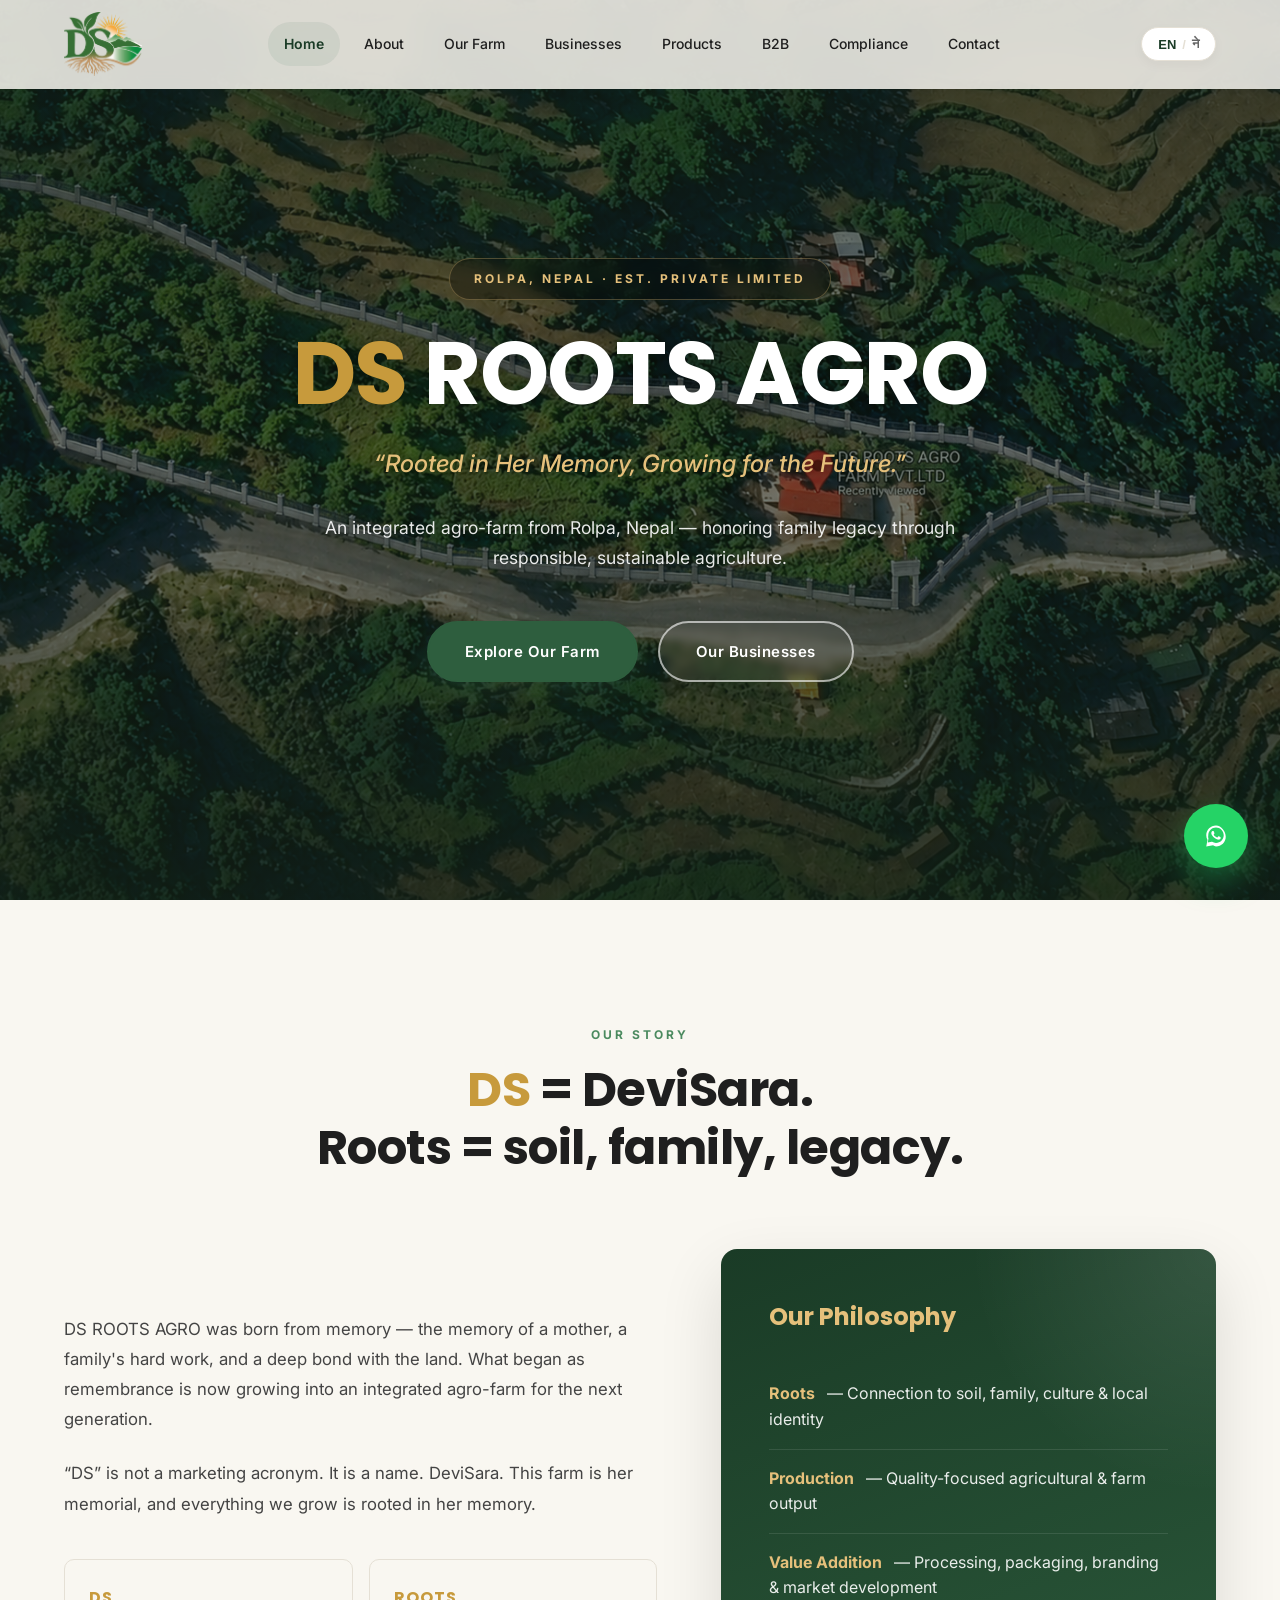
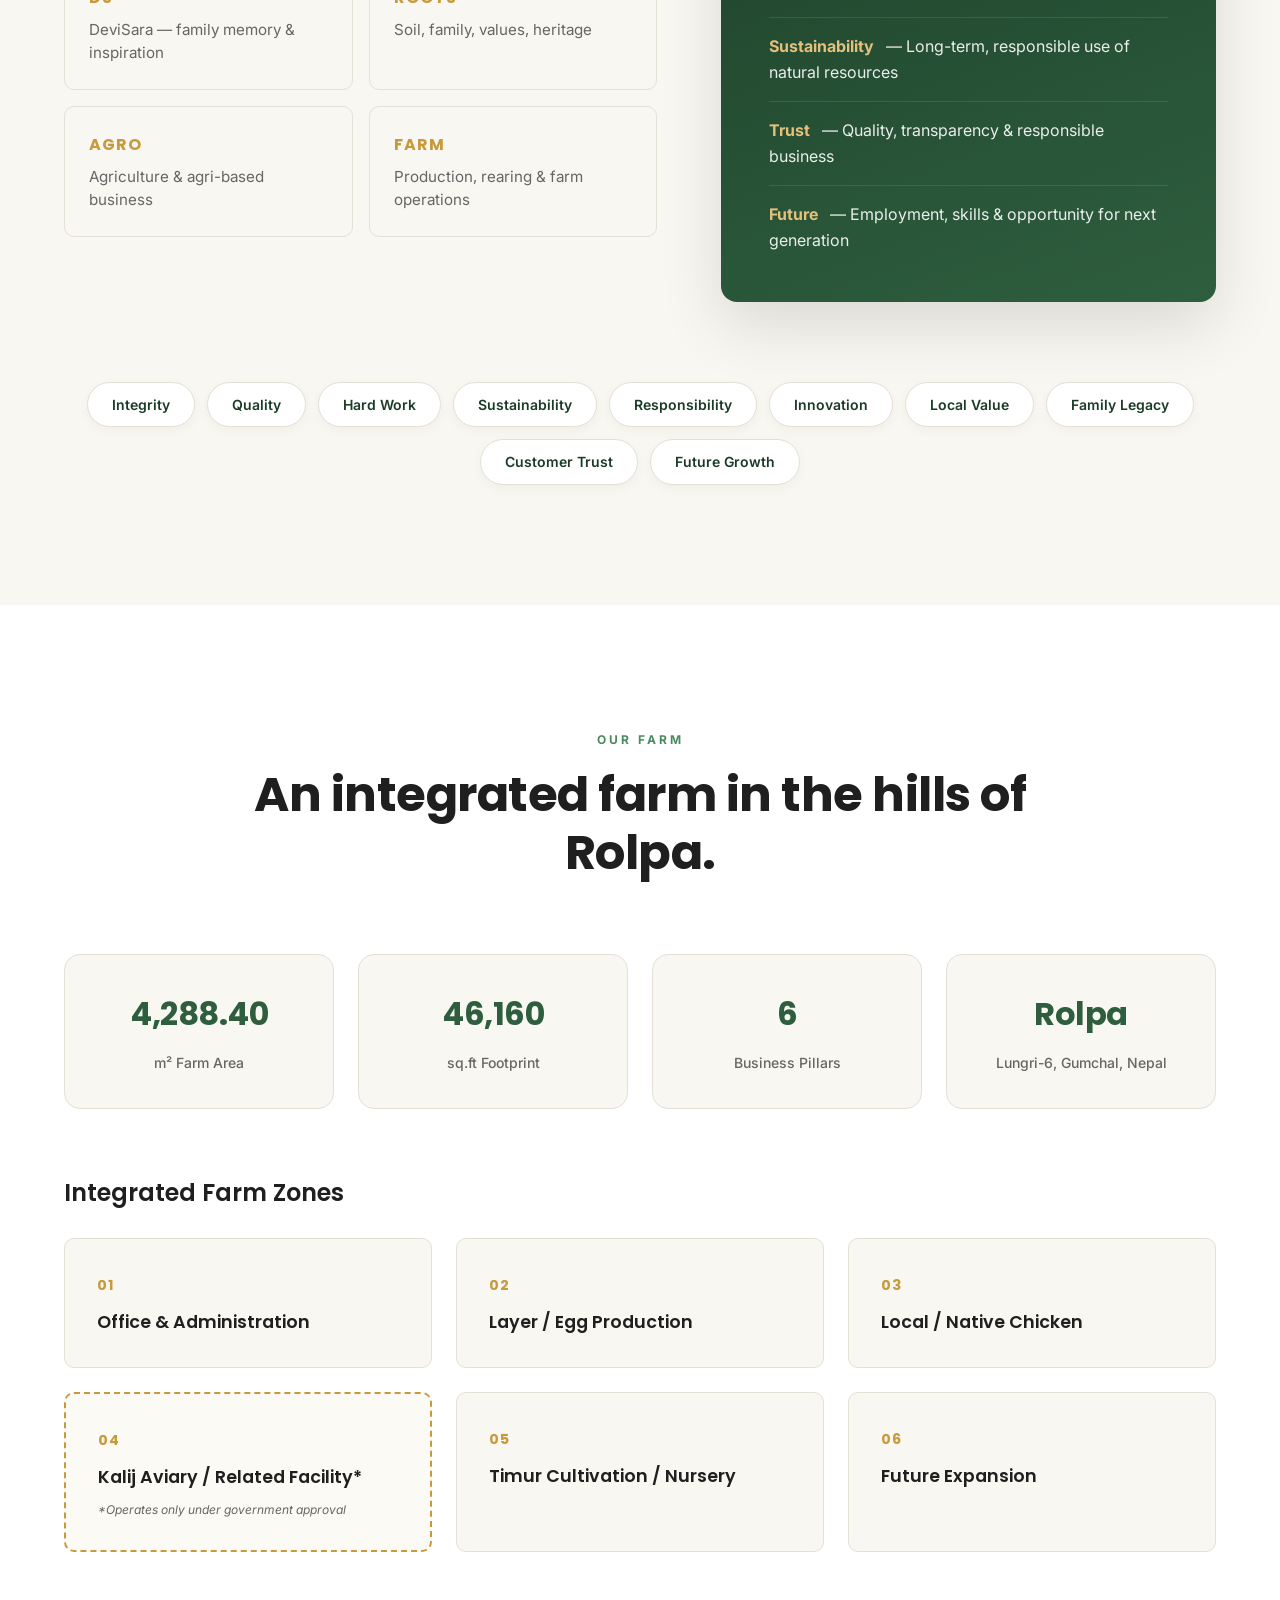
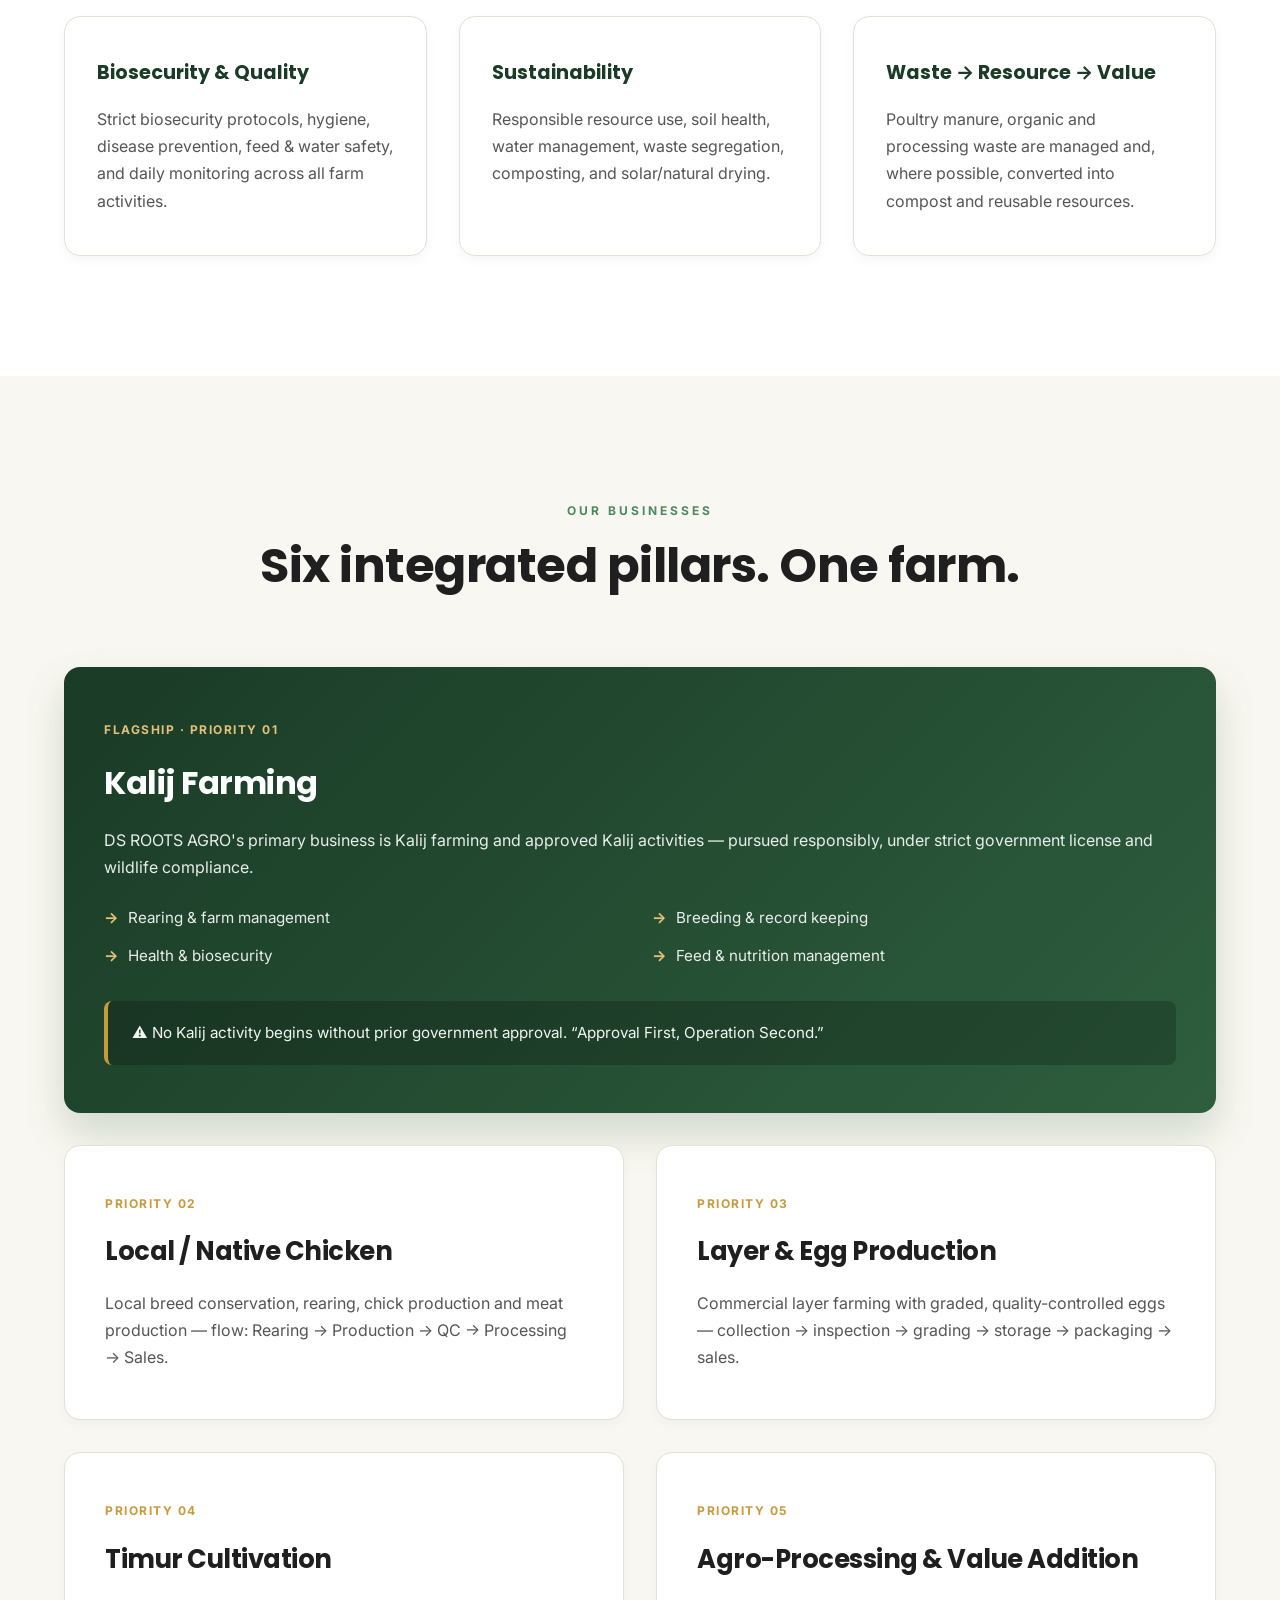
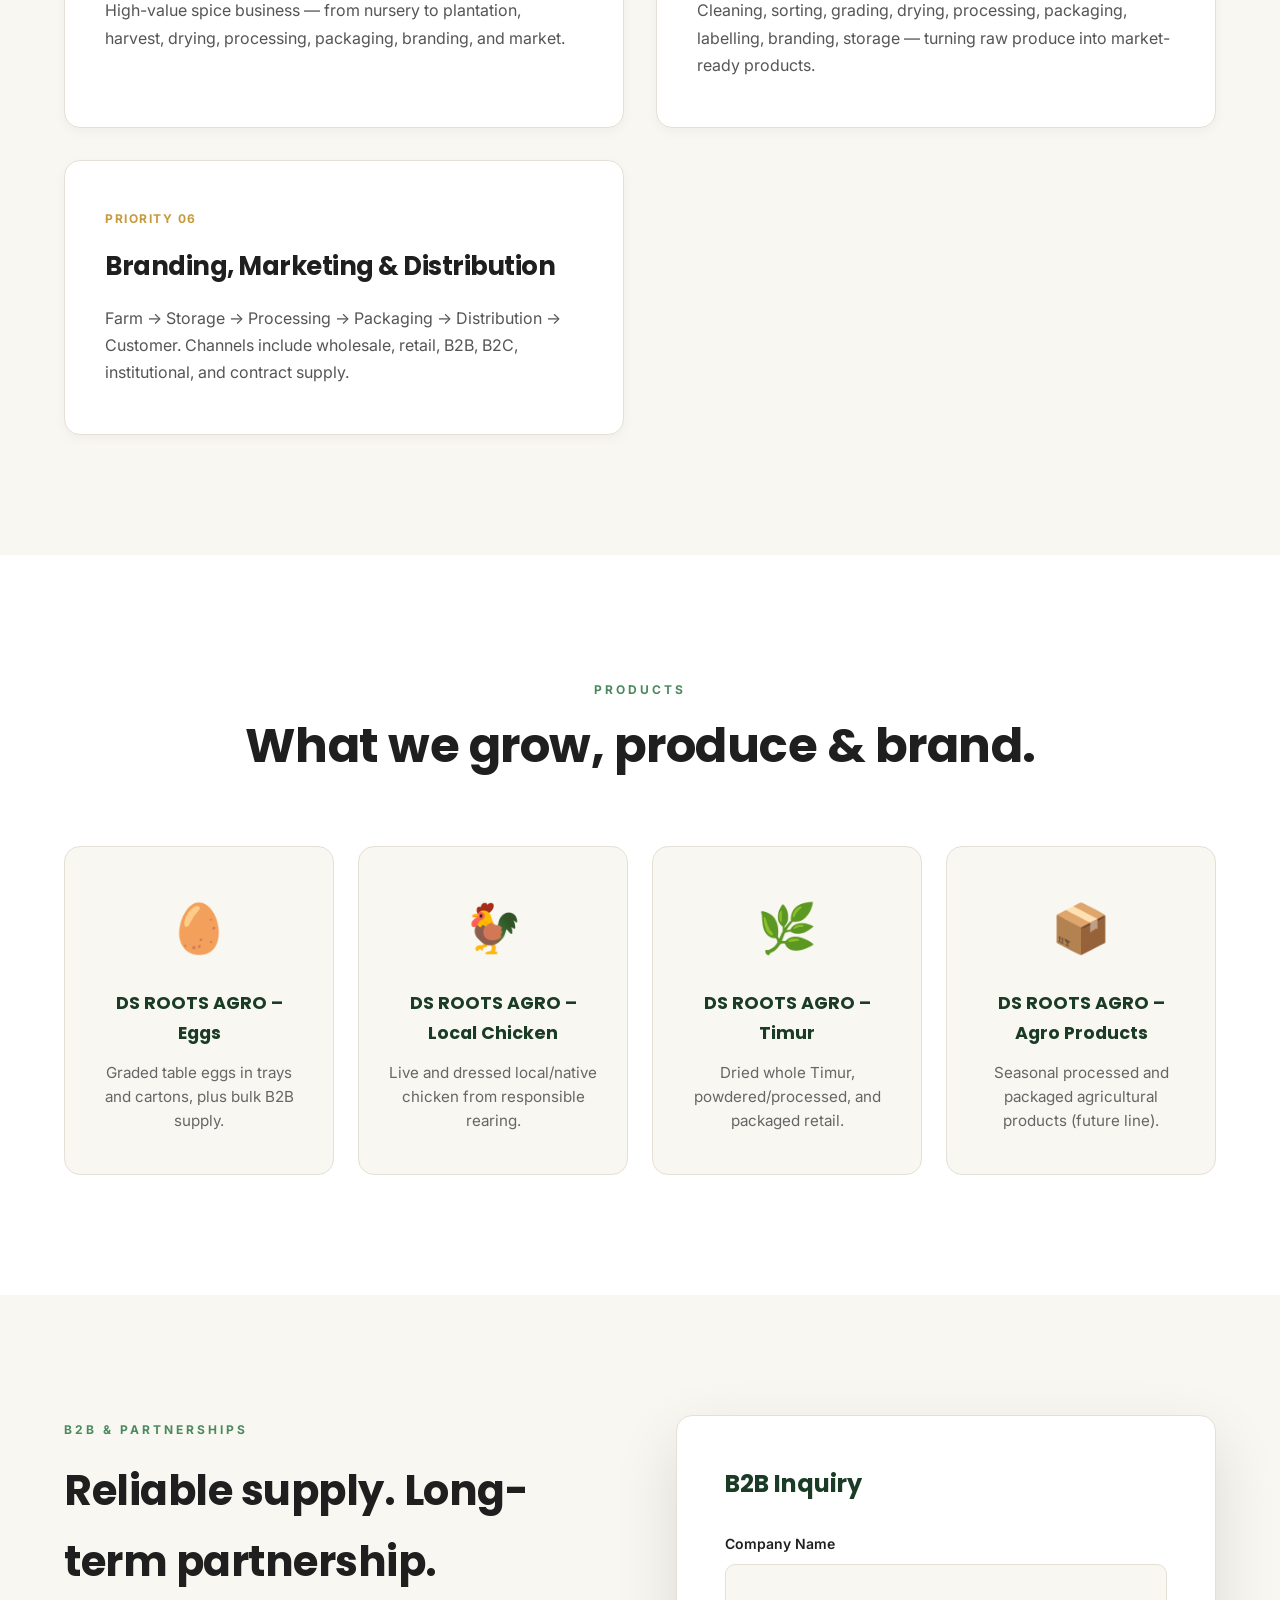
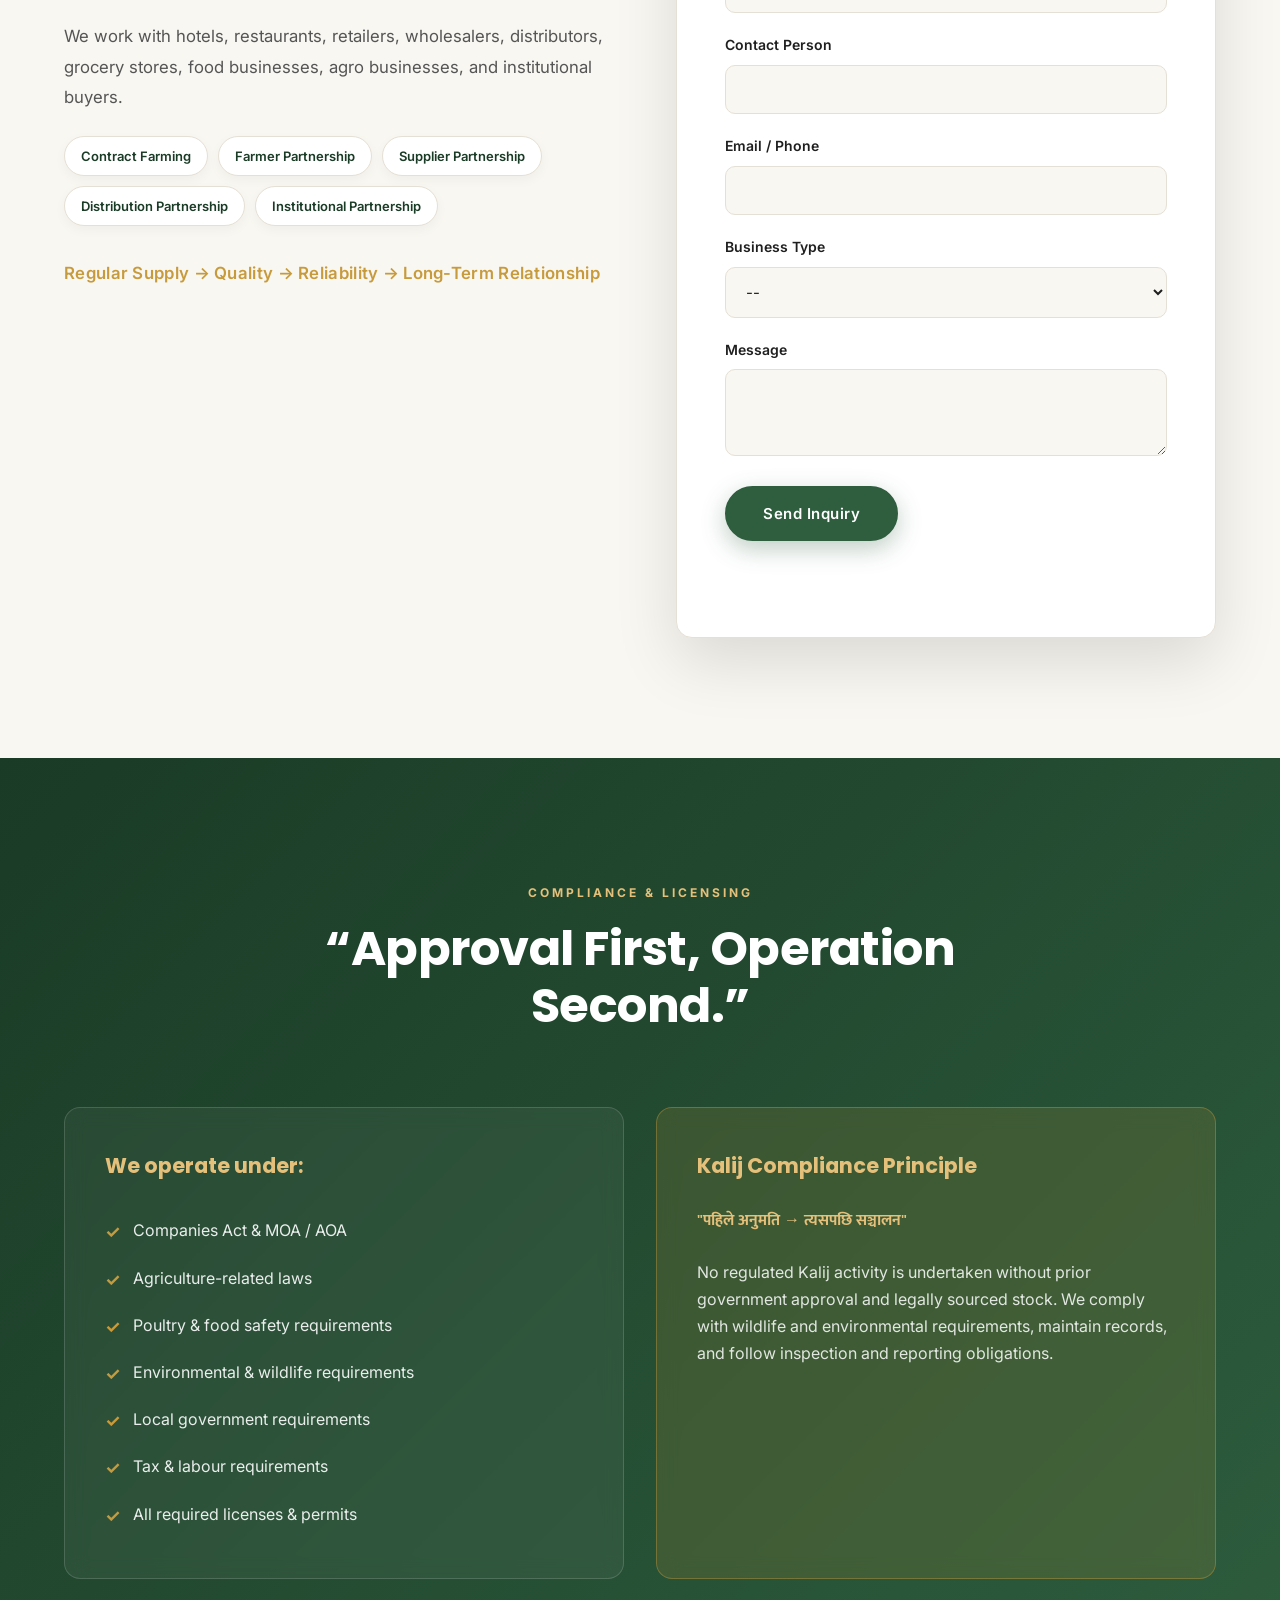
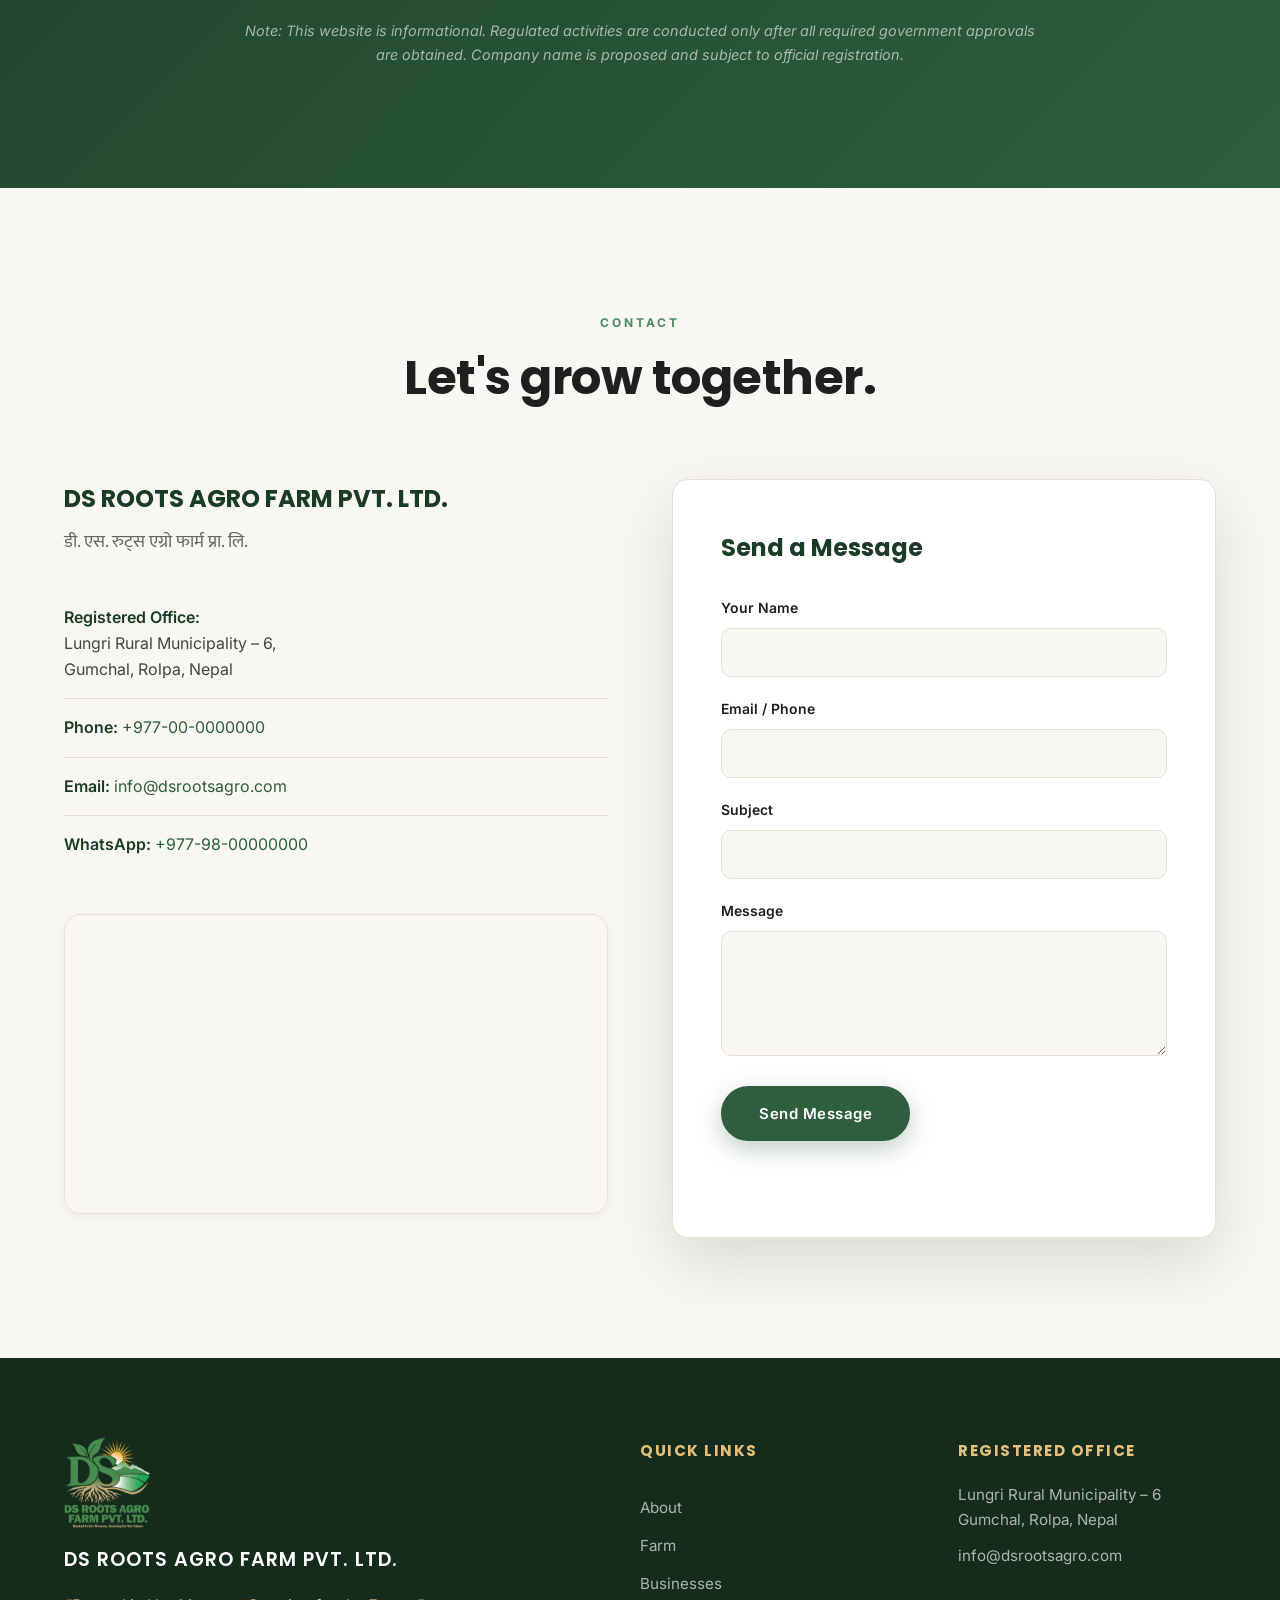
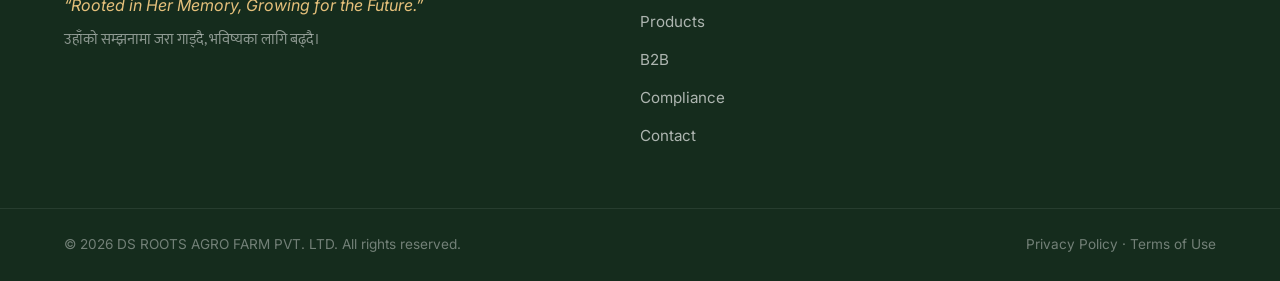
<file: index.html>
<!DOCTYPE html>
<html lang="en">
<head>
  <meta charset="UTF-8" />
  <meta name="viewport" content="width=device-width, initial-scale=1.0" />
  <title>DS ROOTS AGRO — Rooted in Her Memory, Growing for the Future</title>
  <meta name="description" content="DS ROOTS AGRO FARM PVT. LTD. — An integrated agro-farm from Rolpa, Nepal. Kalij farming, local chicken, layer & egg production, Timur cultivation, and agro-processing." />
  
  <!-- Fonts -->
  <link rel="preconnect" href="https://fonts.googleapis.com" />
  <link rel="preconnect" href="https://fonts.gstatic.com" crossorigin />
  <link href="https://fonts.googleapis.com/css2?family=Inter:wght@400;500;600;700&family=Mukta:wght@400;500;600;700&family=Poppins:wght@500;600;700&display=swap" rel="stylesheet" />

  <link rel="stylesheet" href="css/style.css" />
</head>
<body>

<!-- ================= HEADER ================= -->
<header class="site-header" id="siteHeader">
  <div class="container header-inner">
    <a href="#home" class="logo" aria-label="DS ROOTS AGRO Home">
      <img src="./assets/logo.png" alt="DS ROOTS AGRO Logo" class="header-logo-img" />
    </a>

    <nav class="main-nav" id="mainNav" aria-label="Main navigation">
      <a href="#home" class="nav-link active">Home</a>
      <a href="#about" class="nav-link">About</a>
      <a href="#farm" class="nav-link">Our Farm</a>
      <a href="#businesses" class="nav-link">Businesses</a>
      <a href="#products" class="nav-link">Products</a>
      <a href="#b2b" class="nav-link">B2B</a>
      <a href="#compliance" class="nav-link">Compliance</a>
      <a href="#contact" class="nav-link">Contact</a>
    </nav>

    <div class="header-actions">
      <button class="lang-toggle" id="langToggle" aria-label="Toggle language">
        <span class="lang-active" data-lang="en">EN</span>
        <span class="lang-divider">/</span>
        <span data-lang="ne">ने</span>
      </button>
      <button class="menu-toggle" id="menuToggle" aria-label="Open menu" aria-expanded="false">
        <span></span><span></span><span></span>
      </button>
    </div>
  </div>
</header>

<main>

<!-- ================= HERO ================= -->
<section id="home" class="hero">
  <div class="hero-overlay"></div>
  <div class="container hero-content">
    <span class="hero-tag" data-en="Rolpa, Nepal · Est. Private Limited" data-ne="रोल्पा, नेपाल · प्रा. लि.">Rolpa, Nepal · Est. Private Limited</span>
    <h1 class="hero-title">
      <span class="brand-ds">DS</span> ROOTS AGRO
    </h1>
    <p class="hero-tagline" data-en="“Rooted in Her Memory, Growing for the Future.”" data-ne="“उहाँको सम्झनामा जरा गाड्दै, भविष्यका लागि बढ्दै।”">“Rooted in Her Memory, Growing for the Future.”</p>
    <p class="hero-sub" data-en="An integrated agro-farm from Rolpa, Nepal — honoring family legacy through responsible, sustainable agriculture." data-ne="रोल्पा, नेपालबाट एक एकीकृत कृषि फार्म — पारिवारिक विरासतलाई सम्मान गर्दै जिम्मेवार र दिगो कृषिमार्फत।">An integrated agro-farm from Rolpa, Nepal — honoring family legacy through responsible, sustainable agriculture.</p>
    <div class="hero-cta">
      <a href="#farm" class="btn btn-primary" data-en="Explore Our Farm" data-ne="हाम्रो फार्म हेर्नुहोस्">Explore Our Farm</a>
      <a href="#businesses" class="btn btn-outline" data-en="Our Businesses" data-ne="हाम्रा व्यवसायहरू">Our Businesses</a>
    </div>
  </div>
</section>

<!-- ================= ABOUT / STORY ================= -->
<section id="about" class="section">
  <div class="container">
    <div class="section-head">
      <span class="kicker" data-en="Our Story" data-ne="हाम्रो कथा">Our Story</span>
      <h2 class="section-title">
        <span class="highlight">DS</span> = DeviSara.<br />
        <span data-en="Roots = soil, family, legacy." data-ne="जरा = माटो, परिवार, विरासत।">Roots = soil, family, legacy.</span>
      </h2>
    </div>

    <div class="story-grid">
      <div class="story-text">
        <p data-en="DS ROOTS AGRO was born from memory — the memory of a mother, a family's hard work, and a deep bond with the land. What began as remembrance is now growing into an integrated agro-farm for the next generation." data-ne="डी. एस. रुट्स एग्रो एउटा सम्झनाबाट जन्मिएको हो — आमाको सम्झना, परिवारको मेहनत र माटोसँगको गहिरो सम्बन्धको सम्झना। जुन कुरा सम्झनाबाट सुरु भयो, त्यो अहिले आगामी पुस्ताका लागि एकीकृत कृषि फार्मको रूपमा विकसित हुँदैछ।">DS ROOTS AGRO was born from memory — the memory of a mother, a family's hard work, and a deep bond with the land. What began as remembrance is now growing into an integrated agro-farm for the next generation.</p>

        <p data-en="“DS” is not a marketing acronym. It is a name. DeviSara. This farm is her memorial, and everything we grow is rooted in her memory." data-ne="“DS” कुनै मार्केटिङ संक्षिप्त नाम होइन। यो एउटा नाम हो। देवीसरा। यो फार्म उहाँको स्मारक हो, र हामीले उत्पादन गर्ने प्रत्येक कुरा उहाँको सम्झनामा जरा गाडेको छ।">“DS” is not a marketing acronym. It is a name. DeviSara. This farm is her memorial, and everything we grow is rooted in her memory.</p>

        <div class="name-meanings">
          <div class="meaning-card">
            <span class="meaning-letter">DS</span>
            <p data-en="DeviSara — family memory & inspiration" data-ne="देवीसरा — पारिवारिक स्मृति र प्रेरणा">DeviSara — family memory & inspiration</p>
          </div>
          <div class="meaning-card">
            <span class="meaning-letter">ROOTS</span>
            <p data-en="Soil, family, values, heritage" data-ne="माटो, परिवार, मूल्य, विरासत">Soil, family, values, heritage</p>
          </div>
          <div class="meaning-card">
            <span class="meaning-letter">AGRO</span>
            <p data-en="Agriculture & agri-based business" data-ne="कृषि तथा कृषि-आधारित व्यवसाय">Agriculture & agri-based business</p>
          </div>
          <div class="meaning-card">
            <span class="meaning-letter">FARM</span>
            <p data-en="Production, rearing & farm operations" data-ne="उत्पादन, पालन तथा फार्म सञ्चालन">Production, rearing & farm operations</p>
          </div>
        </div>
      </div>

      <div class="story-visual">
        <div class="visual-block">
          <h3 data-en="Our Philosophy" data-ne="हाम्रो दर्शन">Our Philosophy</h3>
          <ul class="philosophy-list">
            <li><strong>Roots</strong> — <span data-en="Connection to soil, family, culture & local identity" data-ne="माटो, परिवार, संस्कृति र स्थानीय पहिचानसँग जोडिने">Connection to soil, family, culture & local identity</span></li>
            <li><strong>Production</strong> — <span data-en="Quality-focused agricultural & farm output" data-ne="गुणस्तरमा केन्द्रित कृषि तथा फार्म उत्पादन">Quality-focused agricultural & farm output</span></li>
            <li><strong>Value Addition</strong> — <span data-en="Processing, packaging, branding & market development" data-ne="प्रशोधन, प्याकेजिङ, ब्रान्डिङ र बजार विकास">Processing, packaging, branding & market development</span></li>
            <li><strong>Sustainability</strong> — <span data-en="Long-term, responsible use of natural resources" data-ne="प्राकृतिक स्रोतको दीर्घकालीन र जिम्मेवार उपयोग">Long-term, responsible use of natural resources</span></li>
            <li><strong>Trust</strong> — <span data-en="Quality, transparency & responsible business" data-ne="गुणस्तर, पारदर्शिता र जिम्मेवार व्यवसाय">Quality, transparency & responsible business</span></li>
            <li><strong>Future</strong> — <span data-en="Employment, skills & opportunity for next generation" data-ne="आगामी पुस्ताका लागि रोजगारी, सीप र अवसर">Employment, skills & opportunity for next generation</span></li>
          </ul>
        </div>
      </div>
    </div>

    <div class="values-strip">
      <span>Integrity</span><span>Quality</span><span>Hard Work</span><span>Sustainability</span>
      <span>Responsibility</span><span>Innovation</span><span>Local Value</span><span>Family Legacy</span>
      <span>Customer Trust</span><span>Future Growth</span>
    </div>
  </div>
</section>

<!-- ================= FARM ================= -->
<section id="farm" class="section section-alt">
  <div class="container">
    <div class="section-head">
      <span class="kicker" data-en="Our Farm" data-ne="हाम्रो फार्म">Our Farm</span>
      <h2 class="section-title" data-en="An integrated farm in the hills of Rolpa." data-ne="रोल्पाका पहाडहरूमा एक एकीकृत फार्म।">An integrated farm in the hills of Rolpa.</h2>
    </div>

    <div class="farm-stats">
      <div class="stat">
        <span class="stat-num">4,288.40</span>
        <span class="stat-label" data-en="m² Farm Area" data-ne="वर्ग मिटर फार्म क्षेत्र">m² Farm Area</span>
      </div>
      <div class="stat">
        <span class="stat-num">46,160</span>
        <span class="stat-label" data-en="sq.ft Footprint" data-ne="वर्गफुट क्षेत्र">sq.ft Footprint</span>
      </div>
      <div class="stat">
        <span class="stat-num">6</span>
        <span class="stat-label" data-en="Business Pillars" data-ne="व्यवसायिक स्तम्भहरू">Business Pillars</span>
      </div>
      <div class="stat">
        <span class="stat-num">Rolpa</span>
        <span class="stat-label" data-en="Lungri-6, Gumchal, Nepal" data-ne="लुङ्ग्री-६, गुम्चाल, नेपाल">Lungri-6, Gumchal, Nepal</span>
      </div>
    </div>

    <h3 class="sub-title" data-en="Integrated Farm Zones" data-ne="एकीकृत फार्म जोनहरू">Integrated Farm Zones</h3>
    <div class="zones-grid">
      <div class="zone-card"><span class="zone-num">01</span><h4 data-en="Office & Administration" data-ne="कार्यालय तथा प्रशासन">Office & Administration</h4></div>
      <div class="zone-card"><span class="zone-num">02</span><h4 data-en="Layer / Egg Production" data-ne="लेयर / अण्डा उत्पादन">Layer / Egg Production</h4></div>
      <div class="zone-card"><span class="zone-num">03</span><h4 data-en="Local / Native Chicken" data-ne="स्थानीय / देशी कुखुरा">Local / Native Chicken</h4></div>
      <div class="zone-card zone-regulated">
        <span class="zone-num">04</span>
        <h4 data-en="Kalij Aviary / Related Facility*" data-ne="कालिज एभिएरी / सम्बन्धित सुविधा*">Kalij Aviary / Related Facility*</h4>
        <small data-en="*Operates only under government approval" data-ne="*सरकारी अनुमतिमा मात्र सञ्चालन">*Operates only under government approval</small>
      </div>
      <div class="zone-card"><span class="zone-num">05</span><h4 data-en="Timur Cultivation / Nursery" data-ne="टिमुर खेती / नर्सरी">Timur Cultivation / Nursery</h4></div>
      <div class="zone-card"><span class="zone-num">06</span><h4 data-en="Future Expansion" data-ne="भविष्य विस्तार">Future Expansion</h4></div>
    </div>

    <div class="farm-features">
      <div class="feature">
        <h4 data-en="Biosecurity & Quality" data-ne="जैविक सुरक्षा र गुणस्तर">Biosecurity & Quality</h4>
        <p data-en="Strict biosecurity protocols, hygiene, disease prevention, feed & water safety, and daily monitoring across all farm activities." data-ne="कडा जैविक सुरक्षा प्रोटोकल, स्वच्छता, रोग रोकथाम, दाना र पानी सुरक्षा, र दैनिक अनुगमन सबै फार्म गतिविधिहरूमा।">Strict biosecurity protocols, hygiene, disease prevention, feed & water safety, and daily monitoring across all farm activities.</p>
      </div>
      <div class="feature">
        <h4 data-en="Sustainability" data-ne="दिगोपन">Sustainability</h4>
        <p data-en="Responsible resource use, soil health, water management, waste segregation, composting, and solar/natural drying." data-ne="जिम्मेवार स्रोत उपयोग, माटो स्वास्थ्य, जल व्यवस्थापन, फोहोर वर्गीकरण, कम्पोस्टिङ, र सौर्य/प्राकृतिक सुकाउने।">Responsible resource use, soil health, water management, waste segregation, composting, and solar/natural drying.</p>
      </div>
      <div class="feature">
        <h4 data-en="Waste → Resource → Value" data-ne="फोहोर → स्रोत → मूल्य">Waste → Resource → Value</h4>
        <p data-en="Poultry manure, organic and processing waste are managed and, where possible, converted into compost and reusable resources." data-ne="कुखुराको मल, जैविक र प्रशोधन फोहोरको व्यवस्थापन गरी, सम्भव भएसम्म कम्पोस्ट र पुन: प्रयोगयोग्य स्रोतमा रूपान्तरण गरिन्छ।">Poultry manure, organic and processing waste are managed and, where possible, converted into compost and reusable resources.</p>
      </div>
    </div>
  </div>
</section>

<!-- ================= BUSINESSES ================= -->
<section id="businesses" class="section">
  <div class="container">
    <div class="section-head">
      <span class="kicker" data-en="Our Businesses" data-ne="हाम्रा व्यवसायहरू">Our Businesses</span>
      <h2 class="section-title" data-en="Six integrated pillars. One farm." data-ne="छ एकीकृत स्तम्भहरू। एक फार्म।">Six integrated pillars. One farm.</h2>
    </div>

    <div class="business-list">

      <article class="business-card flagship">
        <div class="business-head">
          <span class="business-tag" data-en="Flagship · Priority 01" data-ne="प्रमुख · प्राथमिकता ०१">Flagship · Priority 01</span>
          <h3 data-en="Kalij Farming" data-ne="कालिज पालन">Kalij Farming</h3>
        </div>
        <p data-en="DS ROOTS AGRO's primary business is Kalij farming and approved Kalij activities — pursued responsibly, under strict government license and wildlife compliance." data-ne="डी. एस. रुट्स एग्रोको मुख्य व्यवसाय कालिज पालन तथा स्वीकृत कालिज गतिविधिहरू हुन् — कडा सरकारी इजाजतपत्र र वन्यजन्तु अनुपालनको अधीनमा जिम्मेवारीपूर्वक।">DS ROOTS AGRO's primary business is Kalij farming and approved Kalij activities — pursued responsibly, under strict government license and wildlife compliance.</p>
        <ul class="business-ul">
          <li data-en="Rearing & farm management" data-ne="पालन तथा फार्म व्यवस्थापन">Rearing & farm management</li>
          <li data-en="Breeding & record keeping" data-ne="प्रजनन तथा अभिलेख राख्ने">Breeding & record keeping</li>
          <li data-en="Health & biosecurity" data-ne="स्वास्थ्य तथा जैविक सुरक्षा">Health & biosecurity</li>
          <li data-en="Feed & nutrition management" data-ne="दाना तथा पोषण व्यवस्थापन">Feed & nutrition management</li>
        </ul>
        <div class="compliance-note">
          ⚠️ <span data-en="No Kalij activity begins without prior government approval. “Approval First, Operation Second.”" data-ne="पूर्व सरकारी अनुमति बिना कालिज गतिविधि सुरु गरिँदैन। “पहिले अनुमति, त्यसपछि सञ्चालन।”">No Kalij activity begins without prior government approval. “Approval First, Operation Second.”</span>
        </div>
      </article>

      <article class="business-card">
        <span class="business-tag" data-en="Priority 02" data-ne="प्राथमिकता ०२">Priority 02</span>
        <h3 data-en="Local / Native Chicken" data-ne="स्थानीय / देशी कुखुरा">Local / Native Chicken</h3>
        <p data-en="Local breed conservation, rearing, chick production and meat production — flow: Rearing → Production → QC → Processing → Sales." data-ne="स्थानीय जात संरक्षण, पालन, चल्ला उत्पादन र मासु उत्पादन — प्रवाह: पालन → उत्पादन → गुणस्तर नियन्त्रण → प्रशोधन → बिक्री।">Local breed conservation, rearing, chick production and meat production — flow: Rearing → Production → QC → Processing → Sales.</p>
      </article>

      <article class="business-card">
        <span class="business-tag" data-en="Priority 03" data-ne="प्राथमिकता ०३">Priority 03</span>
        <h3 data-en="Layer & Egg Production" data-ne="लेयर तथा अण्डा उत्पादन">Layer & Egg Production</h3>
        <p data-en="Commercial layer farming with graded, quality-controlled eggs — collection → inspection → grading → storage → packaging → sales." data-ne="ग्रेडेड, गुणस्तर-नियन्त्रित अण्डासहित व्यावसायिक लेयर फार्मिङ — संकलन → निरीक्षण → ग्रेडिङ → भण्डारण → प्याकेजिङ → बिक्री।">Commercial layer farming with graded, quality-controlled eggs — collection → inspection → grading → storage → packaging → sales.</p>
      </article>

      <article class="business-card">
        <span class="business-tag" data-en="Priority 04" data-ne="प्राथमिकता ०४">Priority 04</span>
        <h3 data-en="Timur Cultivation" data-ne="टिमुर खेती">Timur Cultivation</h3>
        <p data-en="High-value spice business — from nursery to plantation, harvest, drying, processing, packaging, branding, and market." data-ne="उच्च मूल्यको मसला व्यवसाय — नर्सरीदेखि बगान, फसल, सुकाउने, प्रशोधन, प्याकेजिङ, ब्रान्डिङ र बजारसम्म।">High-value spice business — from nursery to plantation, harvest, drying, processing, packaging, branding, and market.</p>
      </article>

      <article class="business-card">
        <span class="business-tag" data-en="Priority 05" data-ne="प्राथमिकता ०५">Priority 05</span>
        <h3 data-en="Agro-Processing & Value Addition" data-ne="कृषि प्रशोधन तथा मूल्य अभिवृद्धि">Agro-Processing & Value Addition</h3>
        <p data-en="Cleaning, sorting, grading, drying, processing, packaging, labelling, branding, storage — turning raw produce into market-ready products." data-ne="सफाई, छनोट, ग्रेडिङ, सुकाउने, प्रशोधन, प्याकेजिङ, लेबलिङ, ब्रान्डिङ, भण्डारण — कच्चा उत्पादनलाई बजार-तयार उत्पादनमा रूपान्तरण।">Cleaning, sorting, grading, drying, processing, packaging, labelling, branding, storage — turning raw produce into market-ready products.</p>
      </article>

      <article class="business-card">
        <span class="business-tag" data-en="Priority 06" data-ne="प्राथमिकता ०६">Priority 06</span>
        <h3 data-en="Branding, Marketing & Distribution" data-ne="ब्रान्डिङ, मार्केटिङ तथा वितरण">Branding, Marketing & Distribution</h3>
        <p data-en="Farm → Storage → Processing → Packaging → Distribution → Customer. Channels include wholesale, retail, B2B, B2C, institutional, and contract supply." data-ne="फार्म → भण्डारण → प्रशोधन → प्याकेजिङ → वितरण → ग्राहक। च्यानलहरूमा थोक, खुद्रा, B2B, B2C, संस्थागत र करार आपूर्ति समावेश।">Farm → Storage → Processing → Packaging → Distribution → Customer. Channels include wholesale, retail, B2B, B2C, institutional, and contract supply.</p>
      </article>

    </div>
  </div>
</section>

<!-- ================= PRODUCTS ================= -->
<section id="products" class="section section-alt">
  <div class="container">
    <div class="section-head">
      <span class="kicker" data-en="Products" data-ne="उत्पादनहरू">Products</span>
      <h2 class="section-title" data-en="What we grow, produce & brand." data-ne="हामी के उत्पादन र ब्रान्ड गर्छौं।">What we grow, produce & brand.</h2>
    </div>

    <div class="products-grid">
      <div class="product-card">
        <div class="product-icon">🥚</div>
        <h3 data-en="DS ROOTS AGRO – Eggs" data-ne="डी. एस. रुट्स एग्रो – अण्डा">DS ROOTS AGRO – Eggs</h3>
        <p data-en="Graded table eggs in trays and cartons, plus bulk B2B supply." data-ne="ट्रे र कार्टनमा ग्रेडेड अण्डा, साथै B2B थोक आपूर्ति।">Graded table eggs in trays and cartons, plus bulk B2B supply.</p>
      </div>
      <div class="product-card">
        <div class="product-icon">🐓</div>
        <h3 data-en="DS ROOTS AGRO – Local Chicken" data-ne="डी. एस. रुट्स एग्रो – स्थानीय कुखुरा">DS ROOTS AGRO – Local Chicken</h3>
        <p data-en="Live and dressed local/native chicken from responsible rearing." data-ne="जिम्मेवार पालनबाट जीवित र काटिएको स्थानीय/देशी कुखुरा।">Live and dressed local/native chicken from responsible rearing.</p>
      </div>
      <div class="product-card">
        <div class="product-icon">🌿</div>
        <h3 data-en="DS ROOTS AGRO – Timur" data-ne="डी. एस. रुट्स एग्रो – टिमुर">DS ROOTS AGRO – Timur</h3>
        <p data-en="Dried whole Timur, powdered/processed, and packaged retail." data-ne="सुकाइएको साबुत टिमुर, धुलो/प्रशोधित र प्याकेज गरिएको खुद्रा।">Dried whole Timur, powdered/processed, and packaged retail.</p>
      </div>
      <div class="product-card">
        <div class="product-icon">📦</div>
        <h3 data-en="DS ROOTS AGRO – Agro Products" data-ne="डी. एस. रुट्स एग्रो – कृषि उत्पादन">DS ROOTS AGRO – Agro Products</h3>
        <p data-en="Seasonal processed and packaged agricultural products (future line)." data-ne="मौसमी प्रशोधित र प्याकेज गरिएका कृषि उत्पादनहरू (भविष्य श्रृंखला)।">Seasonal processed and packaged agricultural products (future line).</p>
      </div>
    </div>
  </div>
</section>

<!-- ================= B2B ================= -->
<section id="b2b" class="section">
  <div class="container">
    <div class="b2b-grid">
      <div class="b2b-copy">
        <span class="kicker" data-en="B2B & Partnerships" data-ne="B2B तथा साझेदारी">B2B & Partnerships</span>
        <h2 data-en="Reliable supply. Long-term partnership." data-ne="विश्वसनीय आपूर्ति। दीर्घकालीन साझेदारी।">Reliable supply. Long-term partnership.</h2>
        <p data-en="We work with hotels, restaurants, retailers, wholesalers, distributors, grocery stores, food businesses, agro businesses, and institutional buyers." data-ne="हामी होटल, रेस्टुरेन्ट, खुद्रा व्यापारी, थोक व्यापारी, वितरक, किराना पसल, खाद्य व्यवसाय, कृषि व्यवसाय र संस्थागत खरिदकर्ताहरूसँग काम गर्छौं।">We work with hotels, restaurants, retailers, wholesalers, distributors, grocery stores, food businesses, agro businesses, and institutional buyers.</p>

        <div class="b2b-types">
          <span data-en="Contract Farming" data-ne="करार खेती">Contract Farming</span>
          <span data-en="Farmer Partnership" data-ne="किसान साझेदारी">Farmer Partnership</span>
          <span data-en="Supplier Partnership" data-ne="आपूर्तिकर्ता साझेदारी">Supplier Partnership</span>
          <span data-en="Distribution Partnership" data-ne="वितरण साझेदारी">Distribution Partnership</span>
          <span data-en="Institutional Partnership" data-ne="संस्थागत साझेदारी">Institutional Partnership</span>
        </div>

        <p class="b2b-flow" data-en="Regular Supply → Quality → Reliability → Long-Term Relationship" data-ne="नियमित आपूर्ति → गुणस्तर → विश्वसनीयता → दीर्घकालीन सम्बन्ध">Regular Supply → Quality → Reliability → Long-Term Relationship</p>
      </div>

      <form class="b2b-form" id="b2bForm" aria-label="B2B inquiry form">
        <h3 data-en="B2B Inquiry" data-ne="B2B सोधपुछ">B2B Inquiry</h3>
        <label>
          <span data-en="Company Name" data-ne="कम्पनीको नाम">Company Name</span>
          <input type="text" name="company" required />
        </label>
        <label>
          <span data-en="Contact Person" data-ne="सम्पर्क व्यक्ति">Contact Person</span>
          <input type="text" name="person" required />
        </label>
        <label>
          <span data-en="Email / Phone" data-ne="इमेल / फोन">Email / Phone</span>
          <input type="text" name="contact" required />
        </label>
        <label>
          <span data-en="Business Type" data-ne="व्यवसायको प्रकार">Business Type</span>
          <select name="btype" required>
            <option value="">--</option>
            <option>Hotel / Restaurant</option>
            <option>Retailer / Wholesaler</option>
            <option>Distributor</option>
            <option>Grocery Store</option>
            <option>Food / Agro Business</option>
            <option>Institutional Buyer</option>
          </select>
        </label>
        <label>
          <span data-en="Message" data-ne="सन्देश">Message</span>
          <textarea name="message" rows="3" required></textarea>
        </label>
        <button type="submit" class="btn btn-primary" data-en="Send Inquiry" data-ne="सोधपुछ पठाउनुहोस्">Send Inquiry</button>
        <p class="form-msg" id="b2bMsg" role="status"></p>
      </form>
    </div>
  </div>
</section>

<!-- ================= COMPLIANCE ================= -->
<section id="compliance" class="section section-dark">
  <div class="container">
    <div class="section-head">
      <span class="kicker" data-en="Compliance & Licensing" data-ne="अनुपालन तथा इजाजतपत्र">Compliance & Licensing</span>
      <h2 class="section-title" data-en="“Approval First, Operation Second.”" data-ne="“पहिले अनुमति, त्यसपछि सञ्चालन।”">“Approval First, Operation Second.”</h2>
    </div>

    <div class="compliance-grid">
      <div class="compliance-col">
        <h4 data-en="We operate under:" data-ne="हामी यसको अधीनमा सञ्चालन गर्छौं:">We operate under:</h4>
        <ul>
          <li data-en="Companies Act & MOA / AOA" data-ne="कम्पनी ऐन तथा MOA / AOA">Companies Act & MOA / AOA</li>
          <li data-en="Agriculture-related laws" data-ne="कृषि सम्बन्धी कानून">Agriculture-related laws</li>
          <li data-en="Poultry & food safety requirements" data-ne="कुखुरापालन तथा खाद्य सुरक्षा आवश्यकताहरू">Poultry & food safety requirements</li>
          <li data-en="Environmental & wildlife requirements" data-ne="वातावरणीय तथा वन्यजन्तु आवश्यकताहरू">Environmental & wildlife requirements</li>
          <li data-en="Local government requirements" data-ne="स्थानीय सरकारका आवश्यकताहरू">Local government requirements</li>
          <li data-en="Tax & labour requirements" data-ne="कर तथा श्रम आवश्यकताहरू">Tax & labour requirements</li>
          <li data-en="All required licenses & permits" data-ne="सबै आवश्यक इजाजतपत्र र अनुमतिहरू">All required licenses & permits</li>
        </ul>
      </div>

      <div class="compliance-col highlight-col">
        <h4 data-en="Kalij Compliance Principle" data-ne="कालिज अनुपालन सिद्धान्त">Kalij Compliance Principle</h4>
        <p class="big-quote">"पहिले अनुमति → त्यसपछि सञ्चालन"</p>
        <p data-en="No regulated Kalij activity is undertaken without prior government approval and legally sourced stock. We comply with wildlife and environmental requirements, maintain records, and follow inspection and reporting obligations." data-ne="पूर्व सरकारी अनुमति र कानुनी स्रोतको स्टक बिना कुनै नियमन गरिएको कालिज गतिविधि सञ्चालन गरिँदैन। हामी वन्यजन्तु तथा वातावरणीय आवश्यकताहरूको पालना गर्छौं, अभिलेख राख्छौं, र निरीक्षण तथा रिपोर्टिङ दायित्वहरू पूरा गर्छौं।">No regulated Kalij activity is undertaken without prior government approval and legally sourced stock. We comply with wildlife and environmental requirements, maintain records, and follow inspection and reporting obligations.</p>
      </div>
    </div>

    <p class="compliance-note-legal" data-en="Note: This website is informational. Regulated activities are conducted only after all required government approvals are obtained. Company name is proposed and subject to official registration." data-ne="नोट: यो वेबसाइट जानकारीमूलक हो। नियमन गरिएका गतिविधिहरू सबै आवश्यक सरकारी स्वीकृति प्राप्त भएपछि मात्र सञ्चालन गरिन्छ। कम्पनीको नाम प्रस्तावित हो र आधिकारिक दर्ताको अधीनमा छ।">Note: This website is informational. Regulated activities are conducted only after all required government approvals are obtained. Company name is proposed and subject to official registration.</p>
  </div>
</section>

<!-- ================= CONTACT ================= -->
<section id="contact" class="section">
  <div class="container">
    <div class="section-head">
      <span class="kicker" data-en="Contact" data-ne="सम्पर्क">Contact</span>
      <h2 class="section-title" data-en="Let's grow together." data-ne="सँगै बढौं।">Let's grow together.</h2>
    </div>

    <div class="contact-grid">
      <div class="contact-info">
        <h3>DS ROOTS AGRO FARM PVT. LTD.</h3>
        <p>डी. एस. रुट्स एग्रो फार्म प्रा. लि.</p>
        <ul class="contact-list">
          <li><strong data-en="Registered Office:" data-ne="दर्ता कार्यालय:">Registered Office:</strong><br />Lungri Rural Municipality – 6,<br />Gumchal, Rolpa, Nepal</li>
          <li><strong data-en="Phone:" data-ne="फोन:">Phone:</strong> <a href="tel:+9770000000000">+977-00-0000000</a></li>
          <li><strong data-en="Email:" data-ne="इमेल:">Email:</strong> <a href="mailto:info@dsrootsagro.com">info@dsrootsagro.com</a></li>
          <li><strong data-en="WhatsApp:" data-ne="व्हाट्सएप:">WhatsApp:</strong> <a href="https://wa.me/9779800000000" target="_blank" rel="noopener">+977-98-00000000</a></li>
        </ul>
        <div class="map-embed">
          <iframe
            title="DS ROOTS AGRO location — Rolpa, Nepal"
            src="https://www.google.com/maps?q=Rolpa,Nepal&output=embed"
            loading="lazy"
            referrerpolicy="no-referrer-when-downgrade"></iframe>
        </div>
      </div>

      <form class="contact-form" id="contactForm" aria-label="Contact form">
        <h3 data-en="Send a Message" data-ne="सन्देश पठाउनुहोस्">Send a Message</h3>
        <label>
          <span data-en="Your Name" data-ne="तपाईंको नाम">Your Name</span>
          <input type="text" name="name" required />
        </label>
        <label>
          <span data-en="Email / Phone" data-ne="इमेल / फोन">Email / Phone</span>
          <input type="text" name="contact" required />
        </label>
        <label>
          <span data-en="Subject" data-ne="विषय">Subject</span>
          <input type="text" name="subject" required />
        </label>
        <label>
          <span data-en="Message" data-ne="सन्देश">Message</span>
          <textarea name="message" rows="5" required></textarea>
        </label>
        <button type="submit" class="btn btn-primary" data-en="Send Message" data-ne="सन्देश पठाउनुहोस्">Send Message</button>
        <p class="form-msg" id="contactMsg" role="status"></p>
      </form>
    </div>
  </div>
</section>

</main>

<!-- ================= FOOTER ================= -->
<footer class="site-footer">
  <div class="container footer-grid">
    <div class="footer-brand">
      <a href="#home" class="logo logo-footer">
        <img src="./assets/dsr-footer.png" alt="DS ROOTS AGRO Logo" class="footer-logo-img" />
      </a>
      <h3 class="footer-brand-title">DS ROOTS AGRO FARM PVT. LTD.</h3>
      <p class="footer-tag">“Rooted in Her Memory, Growing for the Future.”</p>
      <p class="footer-tag-ne">उहाँको सम्झनामा जरा गाड्दै, भविष्यका लागि बढ्दै।</p>
    </div>

    <div class="footer-links">
      <h4 data-en="Quick Links" data-ne="छिटो लिङ्कहरू">Quick Links</h4>
      <a href="#about" data-en="About" data-ne="हाम्रोबारे">About</a>
      <a href="#farm" data-en="Farm" data-ne="फार्म">Farm</a>
      <a href="#businesses" data-en="Businesses" data-ne="व्यवसायहरू">Businesses</a>
      <a href="#products" data-en="Products" data-ne="उत्पादनहरू">Products</a>
      <a href="#b2b" data-en="B2B" data-ne="B2B">B2B</a>
      <a href="#compliance" data-en="Compliance" data-ne="अनुपालन">Compliance</a>
      <a href="#contact" data-en="Contact" data-ne="सम्पर्क">Contact</a>
    </div>

    <div class="footer-info">
      <h4 data-en="Registered Office" data-ne="दर्ता कार्यालय">Registered Office</h4>
      <p>Lungri Rural Municipality – 6<br />Gumchal, Rolpa, Nepal</p>
      <p><a href="mailto:info@dsrootsagro.com">info@dsrootsagro.com</a></p>
    </div>
  </div>

  <div class="footer-bottom">
    <div class="container footer-bottom-inner">
      <p>© <span id="year"></span> DS ROOTS AGRO FARM PVT. LTD. <span data-en="All rights reserved." data-ne="सर्वाधिकार सुरक्षित।">All rights reserved.</span></p>
      <p class="footer-legal">
        <a href="#" data-en="Privacy Policy" data-ne="गोपनीयता नीति">Privacy Policy</a> ·
        <a href="#" data-en="Terms of Use" data-ne="प्रयोगका सर्तहरू">Terms of Use</a>
      </p>
    </div>
  </div>
</footer>

<!-- WhatsApp Floating Button -->
<a href="https://wa.me/9779800000000" class="wa-float" target="_blank" rel="noopener" aria-label="Chat on WhatsApp">
  <svg viewBox="0 0 32 32" width="26" height="26" fill="currentColor" aria-hidden="true">
    <path d="M16.001 3C9.383 3 4 8.383 4 15c0 2.114.548 4.099 1.51 5.82L4 29l8.36-1.49A11.94 11.94 0 0 0 16 29c6.617 0 12-5.383 12-12S22.617 3 16.001 3zm0 21.5a9.46 9.46 0 0 1-4.82-1.31l-.345-.205-4.965.885.9-4.835-.225-.36A9.44 9.44 0 0 1 6.5 15c0-5.238 4.262-9.5 9.501-9.5 5.238 0 9.5 4.262 9.5 9.5s-4.262 9.5-9.5 9.5zm5.235-7.11c-.285-.143-1.69-.834-1.95-.93-.26-.096-.45-.143-.64.143-.19.285-.735.93-.9 1.12-.165.19-.33.214-.615.07-.285-.143-1.204-.444-2.294-1.415-.848-.756-1.42-1.69-1.586-1.975-.165-.285-.018-.44.125-.582.128-.128.285-.33.428-.495.143-.165.19-.285.285-.475.095-.19.048-.357-.024-.5-.07-.143-.64-1.545-.877-2.115-.23-.555-.465-.48-.64-.49l-.545-.01c-.19 0-.5.07-.76.357-.26.285-.995.973-.995 2.372 0 1.4 1.02 2.75 1.16 2.94.143.19 2.005 3.062 4.86 4.292.68.294 1.21.47 1.624.602.682.217 1.303.186 1.793.113.548-.081 1.69-.69 1.93-1.357.238-.666.238-1.238.166-1.357-.07-.12-.26-.19-.545-.334z"/>
  </svg>
</a>

<script src="js/main.js"></script>
</body>
</html>
</file>
<file: css/style.css>
/* ============================================================
   DS ROOTS AGRO — Premium Global Styles (Final Version)
   ============================================================ */

:root {
  --green:        #2E5E3E;
  --green-dark:   #1A3B26;
  --green-light:  #4b8a5f;
  --gold:         #C79A3C;
  --gold-light:   #E5C07B;
  --brown:        #6B4F3A;
  --cream:        #F9F7F1;
  --cream-2:      #EFECE3;
  --charcoal:     #1F1F1F;
  --muted:        #666666;
  --white:        #FFFFFF;
  --border:       #E5E0D5;

  --font-en: 'Inter', sans-serif;
  --font-en-head: 'Poppins', 'Inter', sans-serif;
  --font-ne: 'Mukta', sans-serif;

  --radius: 16px;
  --radius-sm: 10px;
  --shadow-sm: 0 4px 12px rgba(0,0,0,.04);
  --shadow-md: 0 12px 32px rgba(0,0,0,.08);
  --shadow-lg: 0 24px 64px rgba(0,0,0,.12);

  --container: 1200px;
}

* { box-sizing: border-box; margin: 0; padding: 0; }

html { scroll-behavior: smooth; scroll-padding-top: 90px; }

body {
  font-family: var(--font-en);
  color: var(--charcoal);
  background: var(--cream);
  line-height: 1.7;
  -webkit-font-smoothing: antialiased;
  overflow-x: hidden;
}

body.lang-ne { font-family: var(--font-ne); }
body.lang-ne h1, body.lang-ne h2, body.lang-ne h3, body.lang-ne h4 { font-family: var(--font-ne); font-weight: 700; }

img { max-width: 100%; display: block; }
a { color: var(--green); text-decoration: none; transition: color 0.3s ease; }
a:hover { color: var(--gold); }

.container {
  max-width: var(--container);
  margin: 0 auto;
  padding: 0 24px;
}

/* ============================================================
   PREMIUM HEADER & LOGO
   ============================================================ */

.site-header {
  position: fixed;
  top: 0; left: 0; right: 0;
  z-index: 1000;
  background: rgba(249, 247, 241, 0.85);
  backdrop-filter: blur(16px);
  -webkit-backdrop-filter: blur(16px);
  border-bottom: 1px solid transparent;
  transition: all .4s cubic-bezier(0.16, 1, 0.3, 1);
}
.site-header.scrolled {
  border-bottom-color: var(--border);
  box-shadow: 0 4px 20px rgba(0,0,0,.05);
  background: rgba(249, 247, 241, 0.95);
}

.header-inner {
  display: flex;
  align-items: center;
  justify-content: space-between;
  height: 88px;
}

.logo {
  display: flex;
  align-items: center;
  height: 100%;
}

.header-logo-img {
  height: 64px;
  width: auto;
  object-fit: contain;
  mix-blend-mode: multiply; 
  transition: transform 0.3s ease;
}
.logo:hover .header-logo-img {
  transform: scale(1.02);
}

.main-nav {
  display: flex;
  align-items: center;
  gap: 8px;
}
.nav-link {
  padding: 10px 16px;
  font-size: 14px;
  font-weight: 500;
  color: var(--charcoal);
  border-radius: 999px;
  transition: all .3s ease;
}
.nav-link:hover { background: var(--cream-2); color: var(--green-dark); }
.nav-link.active { color: var(--green-dark); font-weight: 600; background: rgba(46,94,62,.08); }

.header-actions { display: flex; align-items: center; gap: 16px; }

.lang-toggle {
  display: inline-flex;
  align-items: center;
  gap: 6px;
  background: var(--white);
  border: 1px solid var(--border);
  border-radius: 999px;
  padding: 8px 16px;
  cursor: pointer;
  font-size: 13px;
  font-weight: 600;
  color: var(--muted);
  transition: all .3s;
  box-shadow: var(--shadow-sm);
}
.lang-toggle:hover { border-color: var(--green); box-shadow: var(--shadow-md); }
.lang-toggle .lang-active { color: var(--green-dark); }
.lang-divider { color: var(--border); }

.menu-toggle {
  display: none;
  background: none;
  border: none;
  cursor: pointer;
  width: 44px; height: 44px;
  flex-direction: column;
  justify-content: center;
  align-items: center;
  gap: 6px;
}
.menu-toggle span {
  display: block;
  width: 24px;
  height: 2px;
  background: var(--charcoal);
  border-radius: 2px;
  transition: all .3s;
}
.menu-toggle.active span:nth-child(1) { transform: translateY(8px) rotate(45deg); }
.menu-toggle.active span:nth-child(2) { opacity: 0; }
.menu-toggle.active span:nth-child(3) { transform: translateY(-8px) rotate(-45deg); }

/* ============================================================
   HERO (Background Image Fixed)
   ============================================================ */

.hero {
  position: relative;
  min-height: 100vh;
  display: flex;
  align-items: center;
  justify-content: center;
  text-align: center;
  padding: 140px 0 100px;
  background-color: var(--green-dark);
  /* THIS IS THE FIXED BACKGROUND IMAGE PATH */
  background-image: 
    linear-gradient(180deg, rgba(18,32,22,.75) 0%, rgba(18,32,22,.55) 50%, rgba(18,32,22,.85) 100%),
    url('../assets/farm-bg.png');
  background-position: center center;
  background-size: cover;
  background-repeat: no-repeat;
  color: var(--white);
  overflow: hidden;
}

.hero-content { position: relative; z-index: 2; max-width: 900px; }
.hero-tag {
  display: inline-block;
  font-size: 12px;
  font-weight: 700;
  letter-spacing: 3px;
  text-transform: uppercase;
  color: var(--gold-light);
  margin-bottom: 28px;
  padding: 10px 24px;
  border: 1px solid rgba(229,192,123,.3);
  border-radius: 999px;
  background: rgba(0,0,0,.3);
  backdrop-filter: blur(8px);
}
.hero-title {
  font-family: var(--font-en-head);
  font-size: clamp(2.8rem, 7vw, 5.5rem);
  font-weight: 700;
  line-height: 1.05;
  letter-spacing: -1.5px;
  color: var(--white);
  margin-bottom: 24px;
  text-shadow: 0 4px 20px rgba(0,0,0,0.4);
}
.brand-ds {
  color: var(--gold);
  position: relative;
}
.hero-tagline {
  font-size: clamp(1.1rem, 2.5vw, 1.5rem);
  font-style: italic;
  color: var(--gold-light);
  margin-bottom: 28px;
  font-weight: 500;
  text-shadow: 0 2px 10px rgba(0,0,0,0.5);
}
.hero-sub {
  font-size: 1.1rem;
  max-width: 680px;
  margin: 0 auto 48px;
  color: rgba(255,255,255,.9);
  text-shadow: 0 2px 8px rgba(0,0,0,0.5);
}
.hero-cta {
  display: flex;
  gap: 20px;
  justify-content: center;
  flex-wrap: wrap;
}

/* Premium Buttons */
.btn {
  display: inline-flex;
  align-items: center;
  justify-content: center;
  gap: 10px;
  padding: 16px 36px;
  border-radius: 999px;
  font-size: 15px;
  font-weight: 600;
  cursor: pointer;
  border: 2px solid transparent;
  transition: all .3s cubic-bezier(0.16, 1, 0.3, 1);
  font-family: inherit;
  letter-spacing: 0.5px;
}
.btn-primary {
  background: var(--green);
  color: var(--white);
  border-color: var(--green);
  box-shadow: 0 8px 24px rgba(46,94,62,.3);
}
.btn-primary:hover {
  background: var(--green-dark);
  border-color: var(--green-dark);
  color: var(--white);
  transform: translateY(-3px);
  box-shadow: 0 12px 32px rgba(46,94,62,.4);
}
.btn-outline {
  background: rgba(255,255,255,.05);
  color: var(--white);
  border-color: rgba(255,255,255,.6);
  backdrop-filter: blur(4px);
}
.btn-outline:hover {
  background: var(--white);
  color: var(--green-dark);
  border-color: var(--white);
  transform: translateY(-3px);
  box-shadow: 0 12px 32px rgba(0,0,0,.2);
}

/* ============================================================
   SECTIONS
   ============================================================ */

.section { padding: 120px 0; }
.section-alt { background: var(--white); }
.section-dark {
  background: linear-gradient(135deg, var(--green-dark) 0%, var(--green) 100%);
  color: var(--white);
}
.section-dark .kicker { color: var(--gold-light); }
.section-dark .section-title { color: var(--white); }

.section-head {
  text-align: center;
  max-width: 800px;
  margin: 0 auto 72px;
}
.kicker {
  display: inline-block;
  font-size: 12px;
  font-weight: 700;
  letter-spacing: 3px;
  text-transform: uppercase;
  color: var(--green-light);
  margin-bottom: 16px;
}
.section-title {
  font-family: var(--font-en-head);
  font-size: clamp(2rem, 4vw, 3rem);
  font-weight: 700;
  line-height: 1.2;
  letter-spacing: -0.5px;
  color: var(--charcoal);
}
.highlight { color: var(--gold); }

.sub-title {
  font-family: var(--font-en-head);
  font-size: 1.5rem;
  margin: 48px 0 24px;
  color: var(--charcoal);
  font-weight: 600;
}

/* ============================================================
   ABOUT / STORY
   ============================================================ */

.story-grid {
  display: grid;
  grid-template-columns: 1.2fr 1fr;
  gap: 64px;
  align-items: center;
}
.story-text p {
  font-size: 1.05rem;
  color: #444;
  margin-bottom: 24px;
  line-height: 1.8;
}
.name-meanings {
  display: grid;
  grid-template-columns: repeat(2, 1fr);
  gap: 16px;
  margin-top: 40px;
}
.meaning-card {
  background: var(--cream);
  border: 1px solid var(--border);
  border-radius: var(--radius-sm);
  padding: 24px;
  transition: all .3s ease;
}
.meaning-card:hover {
  transform: translateY(-4px);
  box-shadow: var(--shadow-md);
  border-color: var(--green-light);
}
.meaning-letter {
  display: block;
  font-family: var(--font-en-head);
  font-size: 16px;
  font-weight: 700;
  color: var(--gold);
  letter-spacing: 1px;
  margin-bottom: 8px;
}
.meaning-card p { font-size: .95rem; color: var(--muted); margin: 0; line-height: 1.5; }

.story-visual .visual-block {
  background: linear-gradient(160deg, var(--green-dark), var(--green));
  color: var(--white);
  border-radius: var(--radius);
  padding: 48px;
  box-shadow: var(--shadow-lg);
  position: relative;
  overflow: hidden;
}
.visual-block::before {
  content: "";
  position: absolute;
  top: -50%; right: -50%;
  width: 100%; height: 100%;
  background: radial-gradient(circle, rgba(255,255,255,0.1) 0%, transparent 60%);
  border-radius: 50%;
}
.visual-block h3 {
  font-family: var(--font-en-head);
  font-size: 1.5rem;
  margin-bottom: 28px;
  color: var(--gold-light);
  position: relative;
}
.philosophy-list { list-style: none; position: relative; }
.philosophy-list li {
  padding: 16px 0;
  border-bottom: 1px solid rgba(255,255,255,.1);
  font-size: 1rem;
  color: rgba(255,255,255,.9);
  line-height: 1.6;
}
.philosophy-list li:last-child { border: none; padding-bottom: 0; }
.philosophy-list strong { color: var(--gold-light); margin-right: 8px; }

.values-strip {
  display: flex;
  flex-wrap: wrap;
  justify-content: center;
  gap: 12px;
  margin-top: 80px;
}
.values-strip span {
  padding: 10px 24px;
  background: var(--white);
  border: 1px solid var(--border);
  border-radius: 999px;
  font-size: 14px;
  font-weight: 600;
  color: var(--green-dark);
  box-shadow: var(--shadow-sm);
  transition: all .3s ease;
}
.values-strip span:hover {
  transform: translateY(-2px);
  box-shadow: var(--shadow-md);
  border-color: var(--gold);
}

/* ============================================================
   FARM
   ============================================================ */

.farm-stats {
  display: grid;
  grid-template-columns: repeat(4, 1fr);
  gap: 24px;
  margin-bottom: 64px;
}
.stat {
  text-align: center;
  padding: 32px 20px;
  background: var(--cream);
  border-radius: var(--radius);
  border: 1px solid var(--border);
  transition: all .3s ease;
}
.stat:hover {
  transform: translateY(-4px);
  box-shadow: var(--shadow-md);
  background: var(--white);
}
.stat-num {
  display: block;
  font-family: var(--font-en-head);
  font-size: 2rem;
  font-weight: 700;
  color: var(--green);
  margin-bottom: 8px;
  letter-spacing: -0.5px;
}
.stat-label { font-size: 14px; color: var(--muted); font-weight: 500; }

.zones-grid {
  display: grid;
  grid-template-columns: repeat(3, 1fr);
  gap: 24px;
  margin-bottom: 64px;
}
.zone-card {
  position: relative;
  padding: 32px;
  background: var(--cream);
  border-radius: var(--radius-sm);
  border: 1px solid var(--border);
  transition: all .3s ease;
}
.zone-card:hover { transform: translateY(-4px); box-shadow: var(--shadow-md); border-color: var(--green); background: var(--white); }
.zone-num {
  font-family: var(--font-en-head);
  font-size: 14px;
  font-weight: 700;
  color: var(--gold);
  letter-spacing: 1px;
}
.zone-card h4 {
  margin-top: 12px;
  font-family: var(--font-en-head);
  font-size: 1.1rem;
  font-weight: 600;
  color: var(--charcoal);
  line-height: 1.4;
}
.zone-regulated { border: 2px dashed var(--gold); background: rgba(199,154,60,.05); }
.zone-regulated:hover { border-color: var(--gold); background: rgba(199,154,60,.1); }
.zone-card small { display: block; margin-top: 12px; font-size: 12px; color: var(--muted); font-style: italic; line-height: 1.4; }

.farm-features {
  display: grid;
  grid-template-columns: repeat(3, 1fr);
  gap: 32px;
}
.feature {
  padding: 40px 32px;
  background: var(--white);
  border-radius: var(--radius);
  box-shadow: var(--shadow-sm);
  border: 1px solid var(--border);
  transition: all .3s ease;
}
.feature:hover { transform: translateY(-4px); box-shadow: var(--shadow-md); }
.feature h4 {
  font-family: var(--font-en-head);
  font-size: 1.2rem;
  margin-bottom: 16px;
  color: var(--green-dark);
}
.feature p { font-size: 1rem; color: #555; line-height: 1.7; }

/* ============================================================
   BUSINESSES
   ============================================================ */

.business-list {
  display: grid;
  grid-template-columns: repeat(2, 1fr);
  gap: 32px;
}
.business-card {
  background: var(--white);
  border: 1px solid var(--border);
  border-radius: var(--radius);
  padding: 48px 40px;
  transition: all .4s cubic-bezier(0.16, 1, 0.3, 1);
  display: flex;
  flex-direction: column;
  box-shadow: var(--shadow-sm);
}
.business-card:hover { box-shadow: var(--shadow-lg); transform: translateY(-6px); border-color: var(--green-light); }
.business-card.flagship {
  grid-column: span 2;
  background: linear-gradient(135deg, var(--green-dark), var(--green));
  color: var(--white);
  border: none;
  box-shadow: 0 20px 40px rgba(46,94,62,.2);
}
.business-card.flagship:hover {
  box-shadow: 0 24px 48px rgba(46,94,62,.3);
}
.business-tag {
  display: inline-block;
  font-size: 12px;
  font-weight: 700;
  letter-spacing: 1.5px;
  text-transform: uppercase;
  color: var(--gold);
  margin-bottom: 16px;
}
.business-card.flagship .business-tag { color: var(--gold-light); }
.business-card h3 {
  font-family: var(--font-en-head);
  font-size: 1.6rem;
  font-weight: 700;
  margin-bottom: 16px;
  color: var(--charcoal);
  letter-spacing: -0.5px;
}
.business-card.flagship h3 { color: var(--white); font-size: 2rem; }
.business-card p { font-size: 1rem; color: #555; line-height: 1.7; }
.business-card.flagship p { color: rgba(255,255,255,.9); }

.business-ul {
  list-style: none;
  margin-top: 24px;
  display: grid;
  grid-template-columns: repeat(2, 1fr);
  gap: 12px 24px;
}
.business-ul li {
  font-size: .95rem;
  color: rgba(255,255,255,.9);
  padding-left: 24px;
  position: relative;
}
.business-ul li::before {
  content: "→";
  position: absolute;
  left: 0;
  color: var(--gold-light);
  font-weight: 700;
}

.compliance-note {
  margin-top: 32px;
  padding: 20px 24px;
  background: rgba(0,0,0,.2);
  border-left: 4px solid var(--gold);
  border-radius: 8px;
  font-size: .95rem;
  line-height: 1.6;
  color: rgba(255,255,255,.95);
}

/* ============================================================
   PRODUCTS
   ============================================================ */

.products-grid {
  display: grid;
  grid-template-columns: repeat(4, 1fr);
  gap: 24px;
}
.product-card {
  background: var(--cream);
  border: 1px solid var(--border);
  border-radius: var(--radius);
  padding: 40px 28px;
  text-align: center;
  transition: all .3s ease;
}
.product-card:hover { transform: translateY(-6px); box-shadow: var(--shadow-md); border-color: var(--gold); background: var(--white); }
.product-icon { font-size: 3rem; margin-bottom: 20px; }
.product-card h3 {
  font-family: var(--font-en-head);
  font-size: 1.1rem;
  margin-bottom: 12px;
  color: var(--green-dark);
}
.product-card p { font-size: .95rem; color: #666; line-height: 1.6; }

/* ============================================================
   B2B
   ============================================================ */

.b2b-grid {
  display: grid;
  grid-template-columns: 1fr 1fr;
  gap: 72px;
  align-items: start;
}
.b2b-copy h2 {
  font-family: var(--font-en-head);
  font-size: clamp(1.8rem, 3.5vw, 2.6rem);
  font-weight: 700;
  margin-bottom: 24px;
  color: var(--charcoal);
  letter-spacing: -0.5px;
}
.b2b-copy p { color: #555; margin-bottom: 24px; font-size: 1.05rem; line-height: 1.8; }
.b2b-types {
  display: flex;
  flex-wrap: wrap;
  gap: 10px;
  margin-bottom: 32px;
}
.b2b-types span {
  font-size: 13px;
  font-weight: 600;
  padding: 8px 16px;
  background: var(--white);
  border: 1px solid var(--border);
  border-radius: 999px;
  color: var(--green-dark);
  box-shadow: var(--shadow-sm);
}
.b2b-flow {
  font-size: 1rem;
  font-weight: 600;
  color: var(--gold) !important;
  letter-spacing: .3px;
}

/* ============================================================
   FORMS
   ============================================================ */

.b2b-form, .contact-form {
  background: var(--white);
  padding: 48px;
  border-radius: var(--radius);
  border: 1px solid var(--border);
  box-shadow: var(--shadow-lg);
  display: flex;
  flex-direction: column;
  gap: 20px;
}
.b2b-form h3, .contact-form h3 {
  font-family: var(--font-en-head);
  font-size: 1.5rem;
  margin-bottom: 8px;
  color: var(--green-dark);
}
.b2b-form label, .contact-form label {
  display: flex;
  flex-direction: column;
  gap: 8px;
  font-size: 14px;
  font-weight: 600;
  color: var(--charcoal);
}
.b2b-form input, .b2b-form select, .b2b-form textarea,
.contact-form input, .contact-form textarea {
  padding: 14px 16px;
  border: 1px solid var(--border);
  border-radius: var(--radius-sm);
  font-family: inherit;
  font-size: 15px;
  color: var(--charcoal);
  background: var(--cream);
  transition: all .3s ease;
}
.b2b-form input:focus, .b2b-form select:focus, .b2b-form textarea:focus,
.contact-form input:focus, .contact-form textarea:focus {
  outline: none;
  border-color: var(--green);
  background: var(--white);
  box-shadow: 0 0 0 4px rgba(46,94,62,.1);
}
.b2b-form textarea, .contact-form textarea { resize: vertical; }
.b2b-form .btn, .contact-form .btn { margin-top: 10px; align-self: flex-start; }

.form-msg { font-size: 14px; font-weight: 600; min-height: 20px; margin-top: 8px; }
.form-msg.success { color: var(--green); }
.form-msg.error   { color: #c0392b; }

/* ============================================================
   COMPLIANCE
   ============================================================ */

.compliance-grid {
  display: grid;
  grid-template-columns: 1fr 1fr;
  gap: 32px;
  margin-bottom: 40px;
}
.compliance-col {
  background: rgba(255,255,255,.05);
  border: 1px solid rgba(255,255,255,.15);
  border-radius: var(--radius);
  padding: 40px;
  backdrop-filter: blur(10px);
}
.compliance-col.highlight-col {
  background: rgba(199,154,60,.15);
  border-color: rgba(199,154,60,.4);
}
.compliance-col h4 {
  font-family: var(--font-en-head);
  font-size: 1.3rem;
  margin-bottom: 24px;
  color: var(--gold-light);
}
.compliance-col ul { list-style: none; }
.compliance-col li {
  padding: 10px 0 10px 28px;
  position: relative;
  color: rgba(255,255,255,.9);
  font-size: 1rem;
}
.compliance-col li::before {
  content: "✓";
  position: absolute;
  left: 0;
  color: var(--gold);
  font-weight: 700;
  font-size: 1.1rem;
}
.compliance-col p { color: rgba(255,255,255,.85); font-size: 1rem; line-height: 1.7; }
.big-quote {
  font-family: var(--font-ne);
  font-size: 1.6rem;
  font-weight: 700;
  color: var(--gold-light) !important;
  margin-bottom: 24px;
  line-height: 1.5;
}
.compliance-note-legal {
  text-align: center;
  font-size: .9rem;
  color: rgba(255,255,255,.6);
  max-width: 800px;
  margin: 0 auto;
  font-style: italic;
}

/* ============================================================
   CONTACT
   ============================================================ */

.contact-grid {
  display: grid;
  grid-template-columns: 1fr 1fr;
  gap: 64px;
  align-items: start;
}
.contact-info h3 {
  font-family: var(--font-en-head);
  font-size: 1.5rem;
  margin-bottom: 8px;
  color: var(--green-dark);
}
.contact-info > p { color: var(--muted); margin-bottom: 32px; font-family: var(--font-ne); font-size: 1.1rem; }
.contact-list { list-style: none; margin-bottom: 40px; }
.contact-list li {
  padding: 16px 0;
  border-bottom: 1px solid var(--border);
  font-size: 1rem;
  color: #444;
  line-height: 1.6;
}
.contact-list li:last-child { border: none; }
.contact-list strong { color: var(--green-dark); font-weight: 600; }

.map-embed iframe {
  width: 100%;
  height: 300px;
  border: 1px solid var(--border);
  border-radius: var(--radius);
  box-shadow: var(--shadow-sm);
  filter: grayscale(.2);
}

/* ============================================================
   FOOTER (Premium Update)
   ============================================================ */

.site-footer {
  background: #152c1d; 
  color: rgba(255,255,255,.7);
  padding: 80px 0 0;
}

.footer-grid {
  display: grid;
  grid-template-columns: 2fr 1fr 1fr; 
  gap: 60px;
  padding-bottom: 60px;
  align-items: start; 
}

.footer-logo-img {
  height: 90px;
  width: auto;
  object-fit: contain;
  mix-blend-mode: screen; 
  margin-bottom: 16px;
}

.footer-brand-title {
  font-family: var(--font-en-head);
  color: var(--white);
  font-size: 1.2rem;
  font-weight: 600;
  letter-spacing: 1px;
  margin-bottom: 16px;
}

.footer-tag {
  font-style: italic;
  color: var(--gold-light);
  font-size: 1rem;
  margin-bottom: 8px;
}

.footer-tag-ne { 
  font-family: var(--font-ne); 
  font-size: .95rem; 
  color: rgba(255,255,255,.5); 
}

.footer-links { 
  display: flex; 
  flex-direction: column; 
  gap: 12px; 
}

.footer-links h4, .footer-info h4 {
  font-family: var(--font-en-head);
  font-size: .95rem;
  font-weight: 700;
  color: var(--gold-light);
  text-transform: uppercase;
  letter-spacing: 1.5px;
  margin-bottom: 20px;
}

.footer-links a, .footer-info a {
  color: rgba(255,255,255,.65);
  font-size: .95rem;
  transition: color .3s ease;
}

.footer-links a:hover, .footer-info a:hover { 
  color: var(--gold); 
}

.footer-info p { 
  font-size: .95rem; 
  margin-bottom: 12px; 
  color: rgba(255,255,255,.65);
  line-height: 1.6;
}

.footer-bottom {
  border-top: 1px solid rgba(255,255,255,.08);
  padding: 24px 0;
}

.footer-bottom-inner {
  display: flex;
  justify-content: space-between;
  align-items: center;
  flex-wrap: wrap;
  gap: 16px;
  font-size: .85rem;
  color: rgba(255,255,255,.4);
}

.footer-legal a { 
  color: rgba(255,255,255,.4); 
}
.footer-legal a:hover { 
  color: var(--gold); 
}

/* ============================================================
   WHATSAPP FLOAT
   ============================================================ */

.wa-float {
  position: fixed;
  bottom: 32px;
  right: 32px;
  width: 64px;
  height: 64px;
  border-radius: 50%;
  background: #25D366;
  color: var(--white);
  display: flex;
  align-items: center;
  justify-content: center;
  box-shadow: 0 12px 32px rgba(37, 211, 102, .4);
  z-index: 999;
  transition: all .3s cubic-bezier(0.16, 1, 0.3, 1);
}
.wa-float:hover { transform: scale(1.1) translateY(-4px); color: var(--white); box-shadow: 0 16px 40px rgba(37, 211, 102, .5); }

/* ============================================================
   RESPONSIVE
   ============================================================ */

@media (max-width: 1024px) {
  .story-grid, .b2b-grid, .contact-grid, .compliance-grid { grid-template-columns: 1fr; gap: 48px; }
  .farm-stats { grid-template-columns: repeat(2, 1fr); }
  .zones-grid { grid-template-columns: repeat(2, 1fr); }
  .farm-features { grid-template-columns: 1fr; }
  .business-list { grid-template-columns: 1fr; }
  .business-card.flagship { grid-column: auto; }
  .products-grid { grid-template-columns: repeat(2, 1fr); }
  .footer-grid { grid-template-columns: 1fr 1fr; }
}

@media (max-width: 768px) {
  .menu-toggle { display: flex; }
  .main-nav {
    position: fixed;
    top: 88px; left: 0; right: 0;
    background: var(--white);
    flex-direction: column;
    align-items: stretch;
    padding: 24px;
    gap: 8px;
    border-bottom: 1px solid var(--border);
    box-shadow: var(--shadow-lg);
    transform: translateY(-20px);
    opacity: 0;
    visibility: hidden;
    transition: all .4s cubic-bezier(0.16, 1, 0.3, 1);
  }
  .main-nav.open {
    transform: translateY(0);
    opacity: 1;
    visibility: visible;
  }
  .nav-link { padding: 16px; font-size: 16px; }

  .section { padding: 80px 0; }
  .hero { min-height: auto; padding: 140px 0 100px; }
  .hero-title { font-size: 2.8rem; }

  .values-strip { margin-top: 48px; }
  .name-meanings { grid-template-columns: 1fr; }
  .products-grid { grid-template-columns: 1fr; }
  .farm-stats { grid-template-columns: 1fr; }
  .zones-grid { grid-template-columns: 1fr; }
  .footer-grid { grid-template-columns: 1fr; gap: 40px; }
  .footer-bottom-inner { flex-direction: column; text-align: center; }
  .business-ul { grid-template-columns: 1fr; }

  .b2b-form, .contact-form { padding: 32px 24px; }
  .story-visual .visual-block { padding: 32px 24px; }
  .compliance-col { padding: 32px 24px; }
}
</file>
